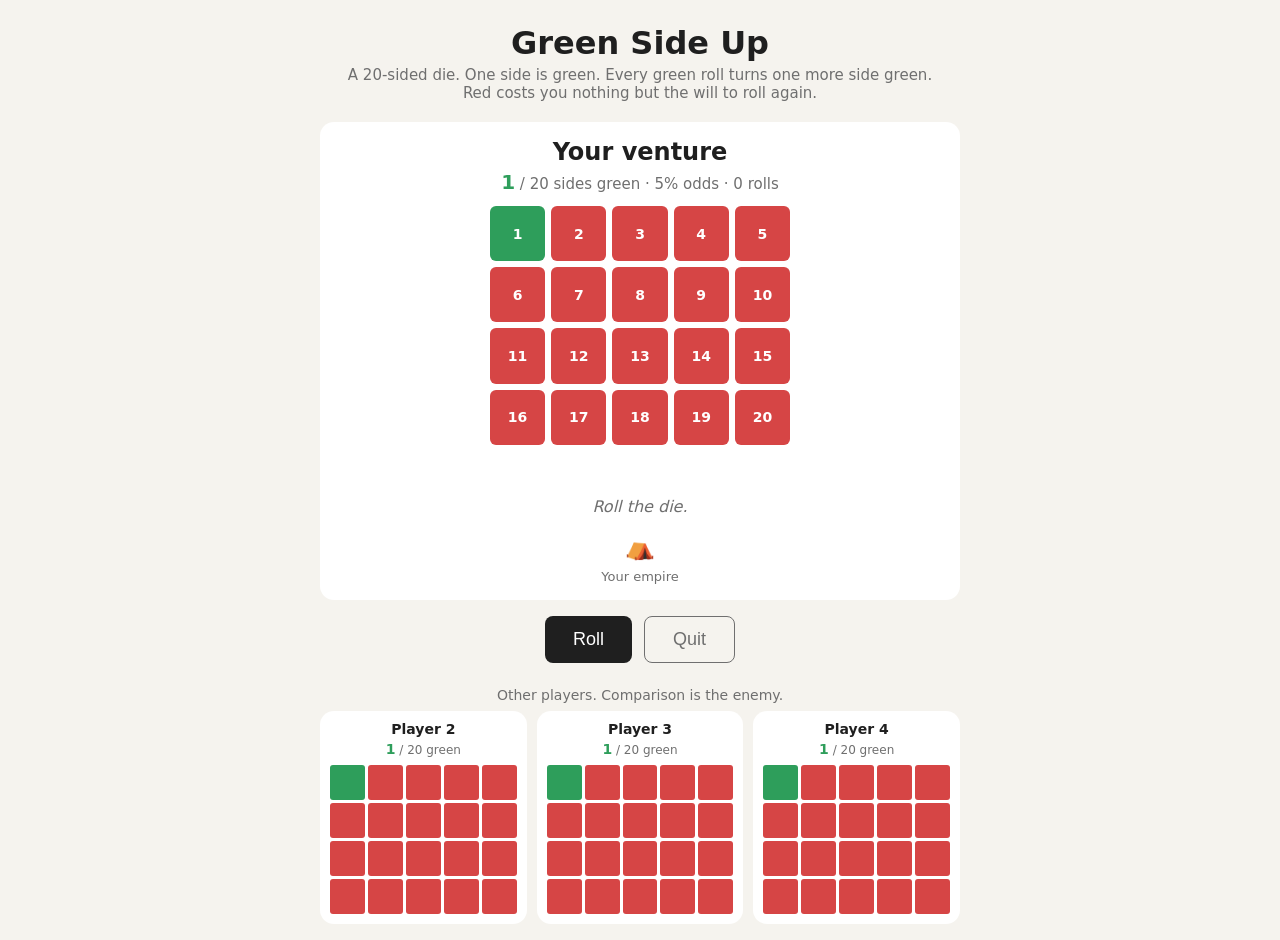
<file: index.html>
<!DOCTYPE html>
<html lang="en">
<head>
<meta charset="UTF-8">
<meta name="viewport" content="width=device-width, initial-scale=1">
<title>Green Side Up</title>
<style>
  :root {
    --bg: #f5f3ee;
    --card: #ffffff;
    --text: #1f1f1f;
    --muted: #6f6f6f;
    --green: #2e9e5b;
    --red: #d64545;
    --ring: #1f1f1f;
    --button: #1f1f1f;
    --button-text: #ffffff;
  }
  @media (prefers-color-scheme: dark) {
    :root:not([data-theme="light"]) {
      --bg: #17181b;
      --card: #24262b;
      --text: #ececec;
      --muted: #9a9a9a;
      --green: #3fbf73;
      --red: #e05858;
      --ring: #ffffff;
      --button: #ececec;
      --button-text: #17181b;
    }
  }
  :root[data-theme="dark"] {
    --bg: #17181b;
    --card: #24262b;
    --text: #ececec;
    --muted: #9a9a9a;
    --green: #3fbf73;
    --red: #e05858;
    --ring: #ffffff;
    --button: #ececec;
    --button-text: #17181b;
  }
  * { box-sizing: border-box; }
  body {
    margin: 0;
    padding: 16px;
    font-family: system-ui, sans-serif;
    background: var(--bg);
    color: var(--text);
    display: flex;
    justify-content: center;
  }
  main { width: 100%; max-width: 640px; text-align: center; }
  h1 { margin: 8px 0 4px; }
  .tagline { color: var(--muted); margin: 0 0 20px; font-size: 15px; }

  .card {
    background: var(--card);
    border-radius: 14px;
    padding: 16px;
  }
  .you { margin-bottom: 16px; }
  .you h2 { margin: 0 0 4px; }
  .count { font-size: 15px; color: var(--muted); margin-bottom: 12px; }
  .count strong { color: var(--green); font-size: 20px; }

  /* A die is drawn as its 20 faces in a 5x4 grid. */
  .faces {
    display: grid;
    grid-template-columns: repeat(5, 1fr);
    gap: 6px;
    max-width: 300px;
    margin: 0 auto;
  }
  .face {
    aspect-ratio: 1;
    border-radius: 6px;
    background: var(--red);
    display: flex;
    align-items: center;
    justify-content: center;
    color: #fff;
    font-weight: 700;
    font-size: 14px;
    transition: background 0.3s;
  }
  .face.green { background: var(--green); }
  .face.landed { outline: 4px solid var(--ring); outline-offset: 2px; }
  .face.new { animation: pop 0.5s; }
  @keyframes pop {
    0% { transform: scale(1); }
    50% { transform: scale(1.3); }
    100% { transform: scale(1); }
  }

  .result { min-height: 1.6em; font-size: 20px; font-weight: 700; margin: 16px 0 4px; }
  .result.green { color: var(--green); }
  .result.red { color: var(--red); }
  .quote { min-height: 1.4em; color: var(--muted); font-style: italic; margin-bottom: 12px; }

  .empire { font-size: 24px; line-height: 1.4; min-height: 1.4em; word-break: break-all; }
  .empire-label { color: var(--muted); font-size: 13px; margin-top: 4px; }

  .buttons { display: flex; gap: 12px; justify-content: center; margin: 16px 0; flex-wrap: wrap; }
  button {
    font-size: 18px;
    padding: 12px 28px;
    border: none;
    border-radius: 8px;
    background: var(--button);
    color: var(--button-text);
    cursor: pointer;
  }
  button.quit { background: transparent; color: var(--muted); border: 1px solid var(--muted); }
  button:disabled { opacity: 0.4; cursor: not-allowed; }

  .others-title { color: var(--muted); font-size: 14px; margin: 24px 0 8px; }
  .others { display: grid; grid-template-columns: repeat(3, 1fr); gap: 10px; }
  .others .card { padding: 10px; }
  .others h3 { margin: 0 0 4px; font-size: 14px; }
  .others .count { font-size: 12px; margin-bottom: 8px; }
  .others .count strong { font-size: 14px; }
  .others .faces { gap: 3px; }
  .others .face { font-size: 0; border-radius: 3px; }
  .others .face.landed { outline-width: 2px; outline-offset: 1px; }

  .quit-screen { display: none; }
  .quit-screen.show { display: block; }
  .quit-screen p { font-size: 18px; }
</style>
</head>
<body>
<main>
  <h1>Green Side Up</h1>
  <p class="tagline">A 20-sided die. One side is green. Every green roll turns one more side green.<br>Red costs you nothing but the will to roll again.</p>

  <section id="game">
    <div class="card you">
      <h2>Your venture</h2>
      <div class="count"><strong id="youGreen">1</strong> / 20 sides green · <span id="youOdds">5%</span> odds · <span id="rolls">0</span> rolls</div>
      <div class="faces" id="youFaces"></div>
      <div class="result" id="result"></div>
      <div class="quote" id="quote">Roll the die.</div>
      <div class="empire" id="empire"></div>
      <div class="empire-label">Your empire</div>
    </div>

    <div class="buttons">
      <button id="roll">Roll</button>
      <button id="quit" class="quit">Quit</button>
    </div>

    <div class="others-title">Other players. Comparison is the enemy.</div>
    <div class="others" id="others"></div>
  </section>

  <section class="quit-screen card" id="quitScreen">
    <h2>You quit.</h2>
    <p id="quitSummary"></p>
    <p class="quote">The die never stopped working. You stopped rolling.</p>
    <div class="buttons"><button id="restart">Start again</button></div>
  </section>
</main>

<script>
  const SIDES = 20;
  const EMPIRE_ICONS = ['⛺', '🏠', '🏪', '🏢', '🏭', '🏙️'];
  const RED_QUOTES = [
    'Red. Roll again.',
    'Failure is data, not a verdict.',
    'Nothing lost. Keep going.',
    'The odds only improve if you keep rolling.',
    'Their die is not your die.',
    'Every empire was built through red rolls.',
    'Discouragement is the only way to lose.',
  ];
  const GREEN_QUOTES = [
    'The empire grows.',
    'One more side in your favor.',
    'Momentum compounds.',
    'Your odds just got better.',
  ];

  const $ = (id) => document.getElementById(id);
  const pick = (list) => list[Math.floor(Math.random() * list.length)];

  let you, others, rolls;

  function newDie(name) {
    return { name, green: 1, landed: null, justAdded: null };
  }

  // Roll one die. Faces 0..green-1 are green; landing on one turns the next red face green.
  function rollDie(die) {
    const face = Math.floor(Math.random() * SIDES);
    const hitGreen = face < die.green;
    die.landed = face;
    die.justAdded = null;
    if (hitGreen && die.green < SIDES) {
      die.justAdded = die.green;
      die.green++;
    }
    return hitGreen;
  }

  function renderFaces(el, die, numbered) {
    el.innerHTML = '';
    for (let i = 0; i < SIDES; i++) {
      const face = document.createElement('div');
      face.className = 'face';
      if (i < die.green) face.classList.add('green');
      if (i === die.landed) face.classList.add('landed');
      if (i === die.justAdded) face.classList.add('new');
      if (numbered) face.textContent = i + 1;
      el.appendChild(face);
    }
  }

  function renderEmpire() {
    // One building per green side; buildings upgrade as the empire grows.
    const tier = Math.min(EMPIRE_ICONS.length - 1, Math.floor((you.green - 1) / 4));
    $('empire').textContent = EMPIRE_ICONS[tier].repeat(you.green);
  }

  function render() {
    $('youGreen').textContent = you.green;
    $('youOdds').textContent = Math.round((you.green / SIDES) * 100) + '%';
    $('rolls').textContent = rolls;
    renderFaces($('youFaces'), you, true);
    renderEmpire();

    const othersEl = $('others');
    othersEl.innerHTML = '';
    for (const die of others) {
      const card = document.createElement('div');
      card.className = 'card';
      card.innerHTML =
        '<h3>' + die.name + '</h3>' +
        '<div class="count"><strong>' + die.green + '</strong> / 20 green</div>';
      const faces = document.createElement('div');
      faces.className = 'faces';
      renderFaces(faces, die, false);
      card.appendChild(faces);
      othersEl.appendChild(card);
    }
  }

  function roll() {
    rolls++;
    const hitGreen = rollDie(you);
    others.forEach(rollDie);

    const result = $('result');
    if (you.green === SIDES && hitGreen && you.justAdded === null) {
      result.textContent = 'All 20 sides green.';
      result.className = 'result green';
      $('quote').textContent = 'The empire is complete. It was built one roll at a time.';
    } else if (hitGreen) {
      result.textContent = 'Green! +1 green side';
      result.className = 'result green';
      $('quote').textContent = you.green === SIDES
        ? 'The empire is complete. It was built one roll at a time.'
        : pick(GREEN_QUOTES);
    } else {
      result.textContent = 'Red.';
      result.className = 'result red';
      $('quote').textContent = pick(RED_QUOTES);
    }
    render();
  }

  function quit() {
    $('quitSummary').textContent =
      'You rolled ' + rolls + ' time' + (rolls === 1 ? '' : 's') +
      ' and finished with ' + you.green + ' of 20 sides green.';
    $('game').style.display = 'none';
    $('quitScreen').classList.add('show');
  }

  function newGame() {
    you = newDie('You');
    others = [newDie('Player 2'), newDie('Player 3'), newDie('Player 4')];
    rolls = 0;
    $('result').textContent = '';
    $('quote').textContent = 'Roll the die.';
    $('game').style.display = '';
    $('quitScreen').classList.remove('show');
    render();
  }

  $('roll').addEventListener('click', roll);
  $('quit').addEventListener('click', quit);
  $('restart').addEventListener('click', newGame);

  newGame();
</script>
</body>
</html>
</file>
